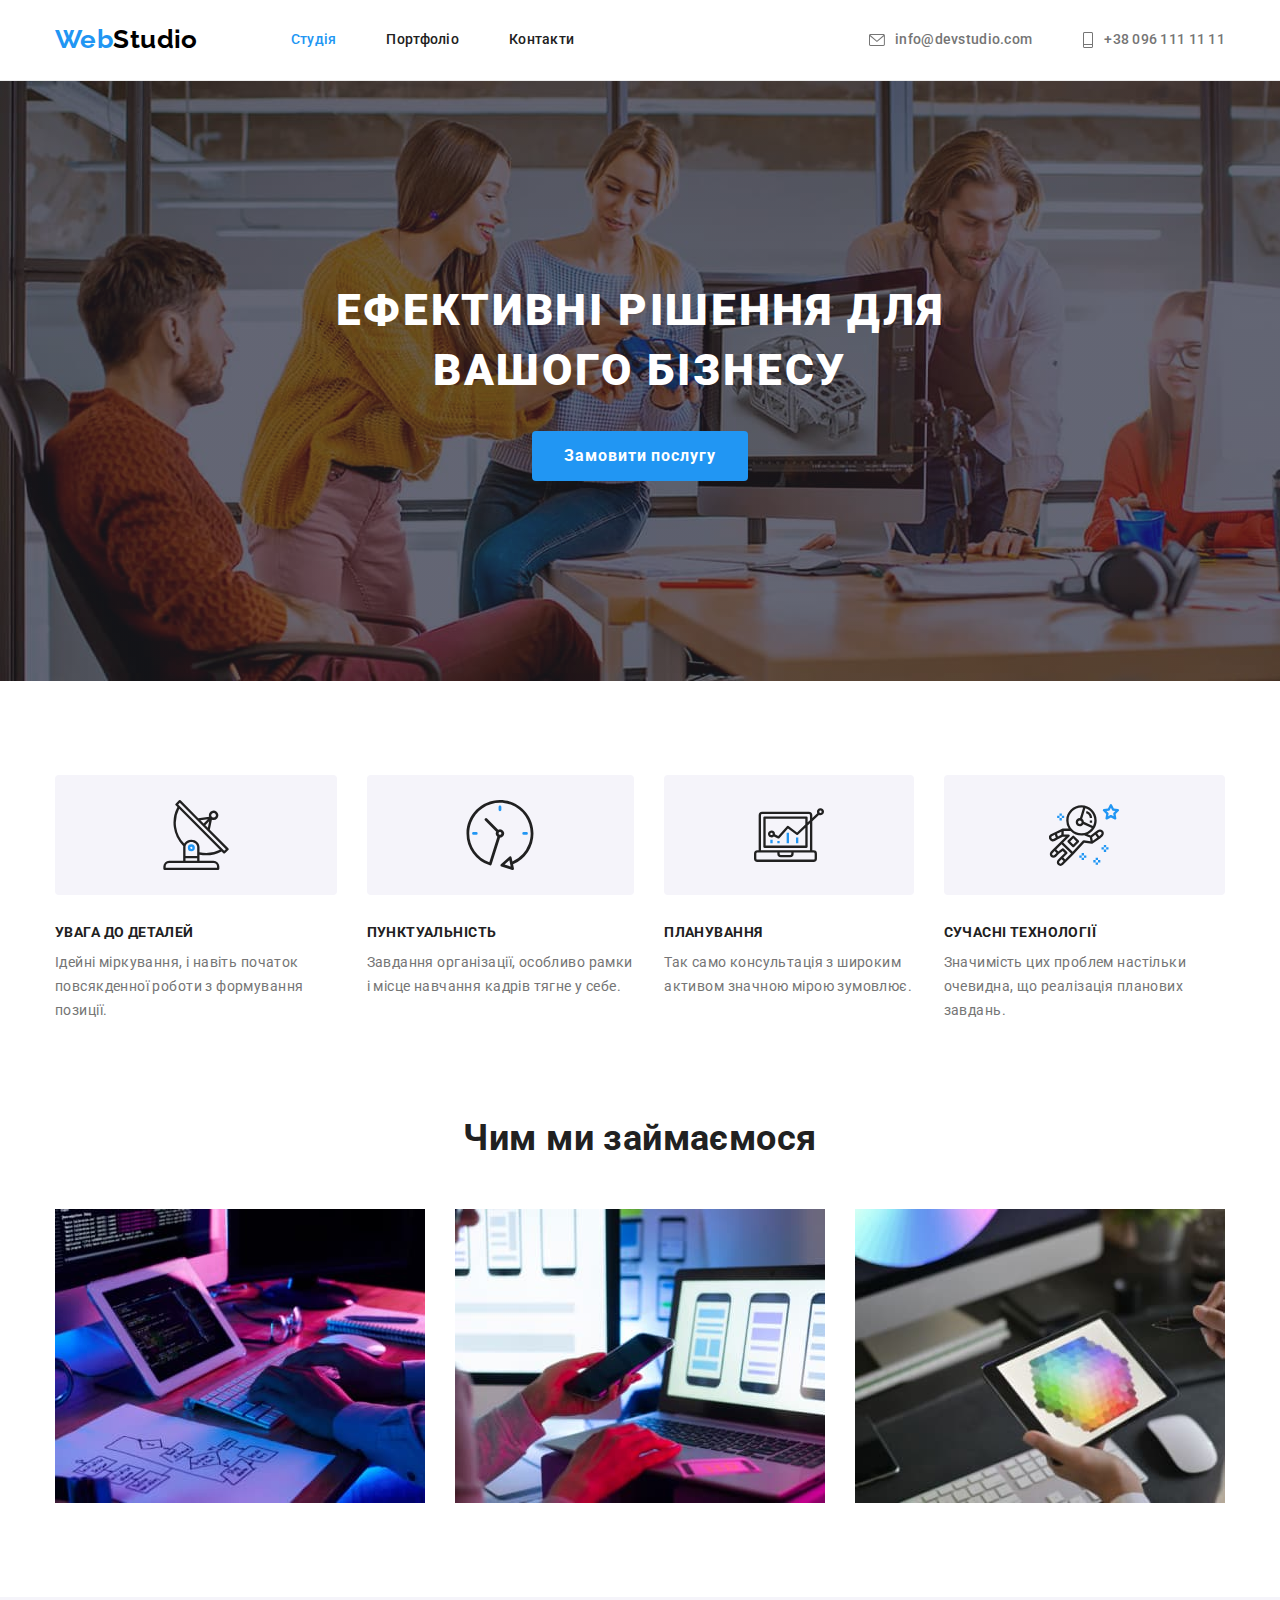
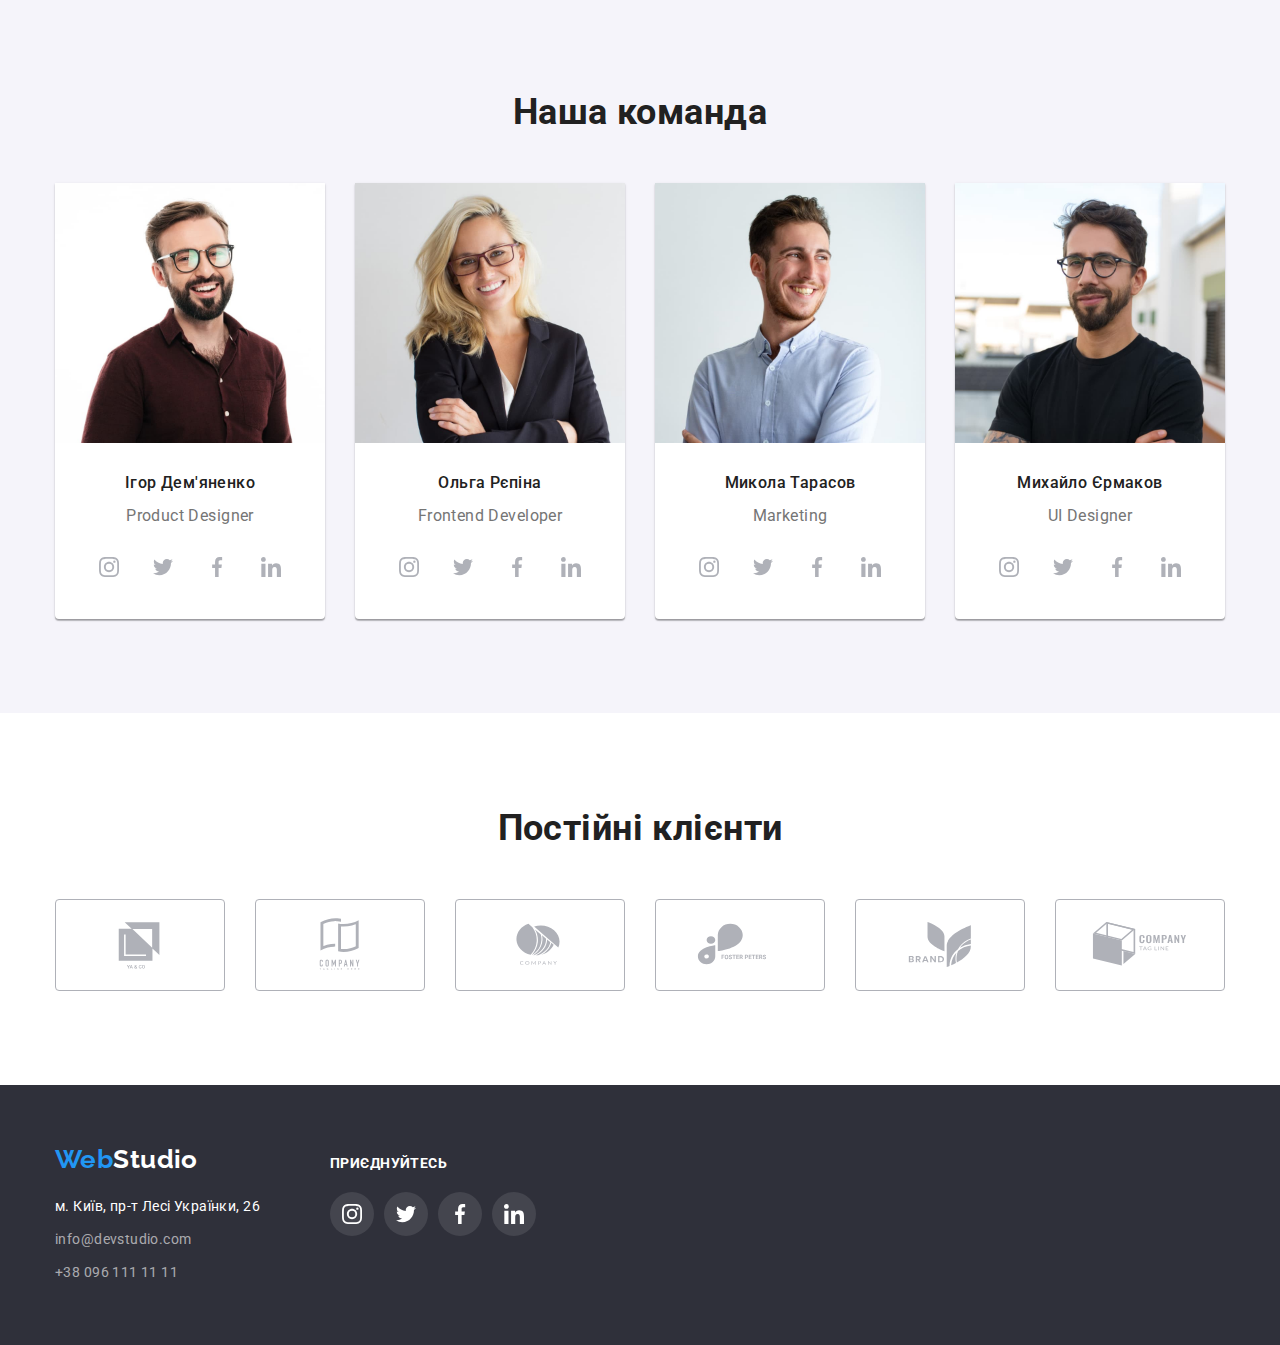
<file: index.html>
<!DOCTYPE html>
<html lang="uk">
<head>
    <meta charset="UTF-8">
    <meta http-equiv="X-UA-Compatible" content="IE=edge">
    <meta name="viewport" content="width=device-width, initial-scale=1.0">
    <title>WebStudio</title>
    <link rel="preconnect" href="https://fonts.googleapis.com">
    <link rel="preconnect" href="https://fonts.gstatic.com" crossorigin>
    <link href="https://fonts.googleapis.com/css2?family=Raleway:wght@700&family=Roboto:wght@400;500;700;900&display=swap" rel="stylesheet">
    <link rel="stylesheet" href="https://cdn.jsdelivr.net/npm/modern-normalize@1.1.0/modern-normalize.min.css">
    <link rel="stylesheet" href="./css/styles.css">
</head>
<body>
    <header class="page-header">
        <div class="container page-header-container">
            <a class="logo link" href="./index.html">Web<span class="accent">Studio</span></a>
            <nav class="menu">
                <ul class="list menu-container">
                    <li class="menu-list"><a class="menu-link link current" href="./index.html">Студія</a></li>
                    <li class="menu-list"><a class="menu-link link" href="./portfolio.html">Портфоліо</a></li>          
                    <li class="menu-list"><a class="menu-link link" href="">Контакти</a></li>
                </ul>
            </nav>
            <ul class="list contact link-container">
                <li class="header-contact-list"><a class="link header-contact" href="mailto:info@devstudio.com">
                    <svg class="header-svg" aria-label="конверт" width="16" height="12">
                        <use href="./images/symbol-defs.svg#icon-envelope" ></use>
                    </svg>
                    info@devstudio.com</a>
                </li>
                <li class="header-contact-list"><a class="link header-contact" href="tel:+380961111111">
                    <svg class="header-svg" aria-label="телефон" width="12" height="16">
                        <use href="./images/symbol-defs.svg#icon-Vector" ></use>
                    </svg>
                    +38 096 111 11 11</a>
                </li>
            </ul>
        </div>
    
    </header>

    <main>

        <section class="main-section">
            <div class="container hero">
                <h1 class="main-tittle">Ефективні рішення для вашого бізнесу</h1>
                <button class="modal-open-btn" type="button">Замовити послугу</button>
            </div>
        </section>
        <section class="section-features section">
            <div class="container">
                <h2 class="visually-hidden">Наші особливості</h2>
                <ul class="list main-section-container">
                    <li class="card-features">
                        <div class="feachers-icon-bg">
                        <svg aria-label="антена" class="feachers-icon" width="270" hight="120">
                            <use href="./images/symbol-defs.svg#icon-antenna"></use>
                        </svg>
                        </div>
                        <h3 class="section-tittle">Увага до деталей</h3>
                        <p class="description-tittle">Ідейні міркування, i навіть початок повсякденної роботи з формування позиції.</p>
                    </li>
                    <li class="card-features">
                        <div class="feachers-icon-bg">
                        <svg aria-label="годинник" class="feachers-icon" width="270" hight="120">
                            <use href="./images/symbol-defs.svg#icon-clock"></use>
                        </svg>
                        </div>
                        <h3 class="section-tittle">Пунктуальність</h3>
                        <p class="description-tittle">Завдання організації, особливо рамки i місце навчання кадрів тягне у себе.</p>
                    </li>
                    <li class="card-features">
                        <div class="feachers-icon-bg">
                            <svg aria-label="годинник" class="feachers-icon" width="270" hight="120">
                                <use href="./images/symbol-defs.svg#icon-diagram"></use>
                            </svg>
                            </div>
                        <h3 class="section-tittle">Планування</h3>
                        <p class="description-tittle">Так само консультація з широким активом значною мірою зумовлює.</p>
                    </li>
                    <li class="card-features">
                        <div class="feachers-icon-bg">
                            <svg aria-label="годинник" class="feachers-icon" width="270" hight="120">
                                <use href="./images/symbol-defs.svg#icon-astronaut"></use>
                            </svg>
                            </div>
                        <h3 class="section-tittle">Сучасні технології</h3>
                        <p class="description-tittle">Значимість цих проблем настільки очевидна, що реалізація планових завдань.</p>
                    </li>
            
                </ul>
             </div>
        </section>
        <section class="section-business section">
            <div class="container">
                <h2 class="main-subtittle">Чим ми займаємося</h2>
                <ul class="list section-business-container">
                    <li class="business-card"><img src="./images/img1.jpg" alt="write program" width="370" height="294"></li>
                    <li class="business-card"><img src="./images/img2.jpg" alt="write mobil program" width="370" height="294"> </li>
                    <li class="business-card"><img src="./images/img3.jpg" alt="tape pictures" width="370" height="294"></li>
                </ul>
             </div>
        </section>
        <section class="section-team section">
            <div class="container">
                <h2 class="main-subtittle">Наша команда</h2>
                <ul class="list section-team-container">
                    <li class="card">
                        <img src="./images/foto1.jpg" alt="Product Designer" width="270" height="260">
                        <div class="card-tittle">
                            <h3 class="name-tittle">Ігор Дем'яненко</h3>
                            <p class="description-tittle-team">Product Designer</p>
                            <ul class="social-list">
                                <li class="social-list-item list">
                                    <a href="" class="social-list-link">
                                        <svg aria-label="iконка інстаграм" class="social-list-icon" width="20" height="20">
                                            <use href="./images/symbol-defs.svg#icon-instagram"></use>
                                        </svg>
                                    </a>
                                </li>
                                <li class="social-list-item list">
                                    <a href="" class="social-list-link">
                                        <svg aria-label="iконка твіттер" class="social-list-icon" width="20" height="20">
                                            <use href="./images/symbol-defs.svg#icon-twitter"></use>
                                        </svg>
                                    </a>
                                </li>
                                <li class="social-list-item list">
                                    <a href="" class="social-list-link">
                                        <svg aria-label="iконка фейсбук" class="social-list-icon" width="20" height="20">
                                            <use href="./images/symbol-defs.svg#icon-facebook"></use>
                                        </svg>
                                    </a>
                                </li>
                                <li class="social-list-item list">
                                    <a href="" class="social-list-link">
                                        <svg aria-label="iконка лінкедін" class="social-list-icon" width="20" height="20">
                                            <use href="./images/symbol-defs.svg#icon-linkedin"></use>
                                        </svg>
                                    </a>
                                </li>
                            </ul>
                        </div>
                    </li>
                    <li class="card">
                        <img src="./images/foto2.jpg" alt="Frontend Developer" width="270" height="260">
                        <div class="card-tittle">
                            <h3 class="name-tittle">Ольга Рєпіна</h3>
                            <p class="description-tittle-team">Frontend Developer</p>
                            <ul class="social-list">
                                <li class="social-list-item list">
                                    <a href="" class="social-list-link">
                                        <svg aria-label="iконка інстаграм" class="social-list-icon" width="20" height="20">
                                            <use href="./images/symbol-defs.svg#icon-instagram"></use>
                                        </svg>
                                    </a>
                                </li>
                                <li class="social-list-item list">
                                    <a href="" class="social-list-link">
                                        <svg aria-label="iконка твіттер" class="social-list-icon" width="20" height="20">
                                            <use href="./images/symbol-defs.svg#icon-twitter"></use>
                                        </svg>
                                    </a>
                                </li>
                                <li class="social-list-item list">
                                    <a href="" class="social-list-link">
                                        <svg aria-label="iконка фейсбук" class="social-list-icon" width="20" height="20">
                                            <use href="./images/symbol-defs.svg#icon-facebook"></use>
                                        </svg>
                                    </a>
                                </li>
                                <li class="social-list-item list">
                                    <a href="" class="social-list-link">
                                        <svg aria-label="iконка лінкедін" class="social-list-icon" width="20" height="20">
                                            <use href="./images/symbol-defs.svg#icon-linkedin"></use>
                                        </svg>
                                    </a>
                                </li>
                            </ul>
                        </div>
                    </li>
                    <li class="card">
                        <img src="./images/foto3.jpg" alt="Marketing" width="270" height="260">
                        <div class="card-tittle">
                            <h3 class="name-tittle">Микола Тарасов</h3>
                            <p class="description-tittle-team">Marketing</p>
                            <ul class="social-list">
                                <li class="social-list-item list">
                                    <a href="" class="social-list-link">
                                        <svg aria-label="iконка інстаграм" class="social-list-icon" width="20" height="20">
                                            <use href="./images/symbol-defs.svg#icon-instagram"></use>
                                        </svg>
                                    </a>
                                </li>
                                <li class="social-list-item list">
                                    <a href="" class="social-list-link">
                                        <svg aria-label="iконка твіттер" class="social-list-icon" width="20" height="20">
                                            <use href="./images/symbol-defs.svg#icon-twitter"></use>
                                        </svg>
                                    </a>
                                </li>
                                <li class="social-list-item list">
                                    <a href="" class="social-list-link">
                                        <svg aria-label="iконка фейсбук" class="social-list-icon" width="20" height="20">
                                            <use href="./images/symbol-defs.svg#icon-facebook"></use>
                                        </svg>
                                    </a>
                                </li>
                                <li class="social-list-item list">
                                    <a href="" class="social-list-link">
                                        <svg aria-label="iконка лінкедін" class="social-list-icon" width="20" height="20">
                                            <use href="./images/symbol-defs.svg#icon-linkedin"></use>
                                        </svg>
                                    </a>
                                </li>
                            </ul>
                        </div>
                    </li>
                    <li class="card">
                        <img src="./images/foto4.jpg" alt="UI Designer" width="270" height="260">
                        <div class="card-tittle">
                            <h3 class="name-tittle">Михайло Єрмаков</h3>
                            <p class="description-tittle-team">UI Designer</p>
                            <ul class="social-list">
                                <li class="social-list-item list">
                                    <a href="" class="social-list-link">
                                        <svg aria-label="iконка інстаграм" class="social-list-icon" width="20" height="20">
                                            <use href="./images/symbol-defs.svg#icon-instagram"></use>
                                        </svg>
                                    </a>
                                </li>
                                <li class="social-list-item list">
                                    <a href="" class="social-list-link">
                                        <svg aria-label="iконка твіттер" class="social-list-icon" width="20" height="20">
                                            <use href="./images/symbol-defs.svg#icon-twitter"></use>
                                        </svg>
                                    </a>
                                </li>
                                <li class="social-list-item list">
                                    <a href="" class="social-list-link">
                                        <svg aria-label="iконка фейсбук" class="social-list-icon" width="20" height="20">
                                            <use href="./images/symbol-defs.svg#icon-facebook"></use>
                                        </svg>
                                    </a>
                                </li>
                                <li class="social-list-item list">
                                    <a href="" class="social-list-link">
                                        <svg aria-label="iконка лінкедін" class="social-list-icon" width="20" height="20">
                                            <use href="./images/symbol-defs.svg#icon-linkedin"></use>
                                        </svg>
                                    </a>
                                </li>
                            </ul>
                        </div>
                    </li>
                </ul>
            </div>

        </section>
        <section class="clients">
            <div class="container">
                <h2 class="main-subtittle">Постійні клієнти</h2>
                <ul class="clients-list">
                    <li class="clients-list-items list">
                        <a href="" class="clients-link">
                            <svg aria-label="iконка компанії" class="clients-icon" width="106" height="60">
                                <use href="./images/symbol-defs.svg#icon-Logo1"></use>
                            </svg>
                        </a>
                    </li>
                    <li class="clients-list-items list">
                        <a href="" class="clients-link">
                            <svg aria-label="iконка компанії" class="clients-icon" width="106" height="60">
                                <use href="./images/symbol-defs.svg#icon-Logo2"></use>
                            </svg>
                        </a>
                    </li>
                    <li class="clients-list-items list">
                        <a href="" class="clients-link">
                            <svg aria-label="iконка компанії" class="clients-icon" width="106" height="60">
                                <use href="./images/symbol-defs.svg#icon-Logo3"></use>
                            </svg>
                        </a>
                    </li>
                    <li class="clients-list-items list">
                        <a href="" class="clients-link">
                            <svg aria-label="iконка компанії" class="clients-icon" width="106" height="60">
                                <use href="./images/symbol-defs.svg#icon-Logo4"></use>
                            </svg>
                        </a>
                    </li>
                    <li class="clients-list-items list">
                        <a href="" class="clients-link">
                            <svg aria-label="iконка компанії" class="clients-icon" width="106" height="60">
                                <use href="./images/symbol-defs.svg#icon-Logo5"></use>
                            </svg>
                        </a>
                    </li>
                    <li class="clients-list-items list">
                        <a href="" class="clients-link">
                            <svg aria-label="iконка твіттер" class="clients-icon" width="106" height="60">
                                <use href="./images/symbol-defs.svg#icon-Logo6"></use>
                            </svg>
                        </a>
                    </li>
                </ul>
             </div>
        </section>

    </main>
    <footer class="footer">
        <div class="container container-footer">
            <div>
                <a class="logo-footer link" href="./index.html">Web<span class="accent-footer">Studio</span></a> 
                <address>
                    <ul class="list footer-info">
                        <li class="footer-list">
                            <a class="link footer-contact adress" href="https://goo.gl/maps/4YE3UZRUdWoqffig9" target="_blank" rel="noopener noreferrer nofollow">м. Київ, пр-т Лесі Українки, 26</a> 
                        </li>
                        <li class="footer-list">
                            <a class="link footer-contact" href="mailto:info@devstudio.com">info@devstudio.com</a>
                        </li>
                        <li class="footer-list">
                            <a class="link footer-contact" href="tel:+380961111111">+38 096 111 11 11</a>
                        </li>
            
                    </ul>    
                </address>
            </div>
            <div>
                <h2 class="name-tittle-footer">ПРИЄДНУЙТЕСЬ</h2>
                <ul class="social-list-footer">
                    <li class="social-list-item-footer list">
                        <a href="" class="social-list-link-footer">
                            <svg aria-label="iконка інстаграм" class="social-list-icon-footer" width="20" height="20">
                                <use href="./images/symbol-defs.svg#icon-instagram"></use>
                            </svg>
                        </a>
                    </li>
                    <li class="social-list-item-footer list">
                        <a href="" class="social-list-link-footer">
                            <svg aria-label="iконка твіттер" class="social-list-icon-footer" width="20" height="20">
                                <use href="./images/symbol-defs.svg#icon-twitter"></use>
                            </svg>
                        </a>
                    </li>
                    <li class="social-list-item-footer list">
                        <a href="" class="social-list-link-footer">
                            <svg aria-label="iконка фейсбук" class="social-list-icon-footer" width="20" height="20">
                                <use href="./images/symbol-defs.svg#icon-facebook"></use>
                            </svg>
                        </a>
                    </li>
                    <li class="social-list-item-footer list">
                        <a href="" class="social-list-link-footer">
                            <svg aria-label="iконка лінкедін" class="social-list-icon-footer" width="20" height="20">
                                <use href="./images/symbol-defs.svg#icon-linkedin"></use>
                            </svg>
                        </a>
                    </li>
                </ul>
            </div>

        </div>
        
    </footer>

</body>
</html>
</file>
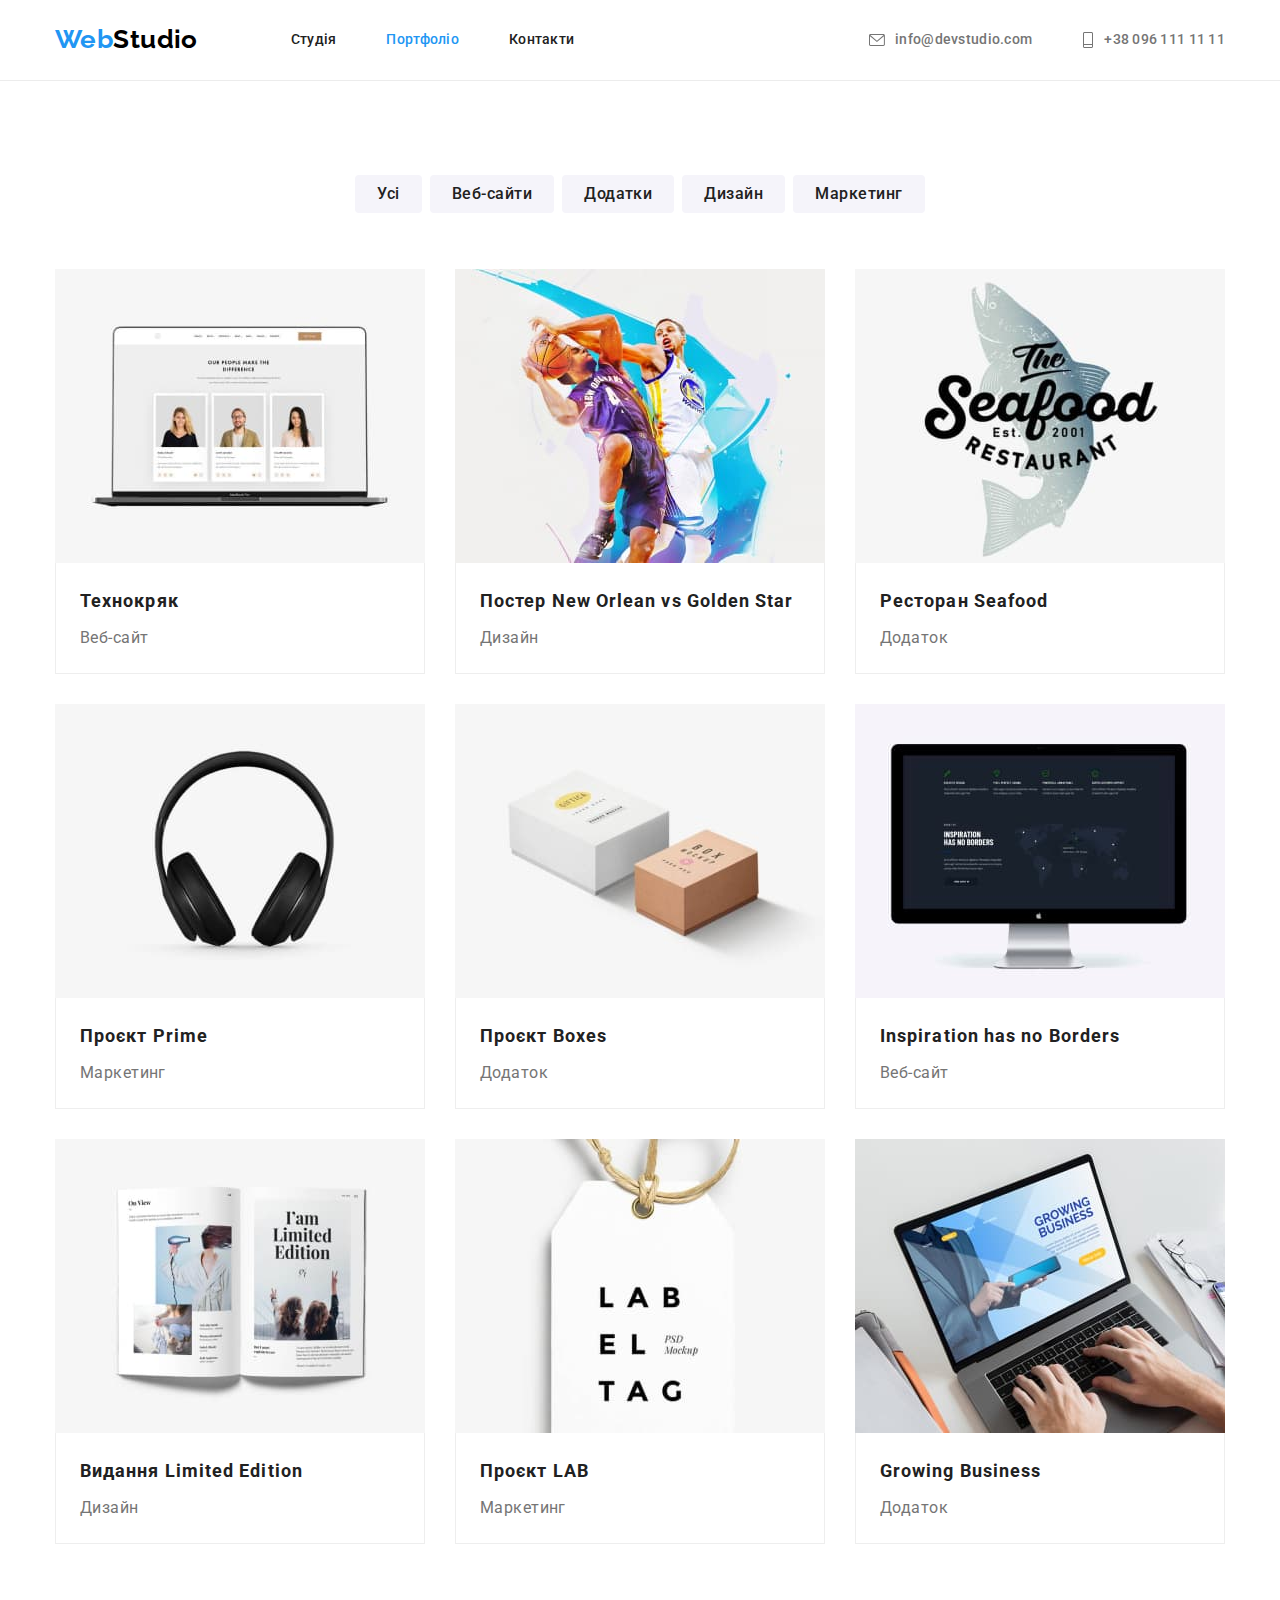
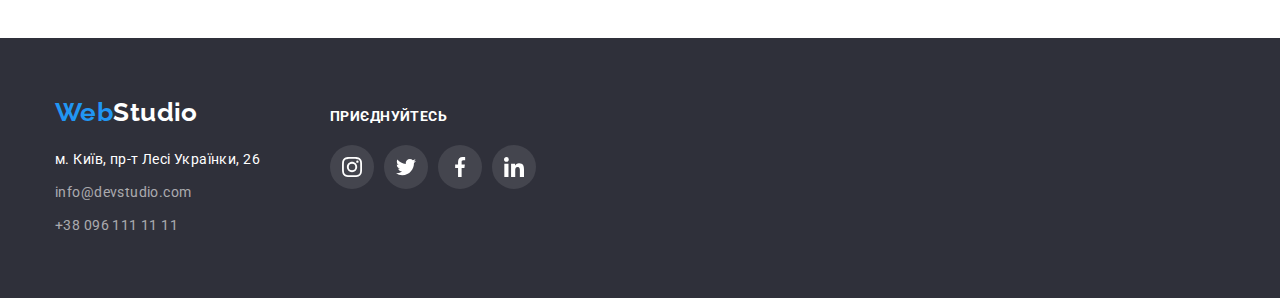
<file: portfolio.html>
<!DOCTYPE html>
<html lang="uk">
<head>
    <meta charset="UTF-8">
    <meta http-equiv="X-UA-Compatible" content="IE=edge">
    <meta name="viewport" content="width=device-width, initial-scale=1.0">
    <title>Portfolio</title>
    <link rel="preconnect" href="https://fonts.googleapis.com">
    <link rel="preconnect" href="https://fonts.gstatic.com" crossorigin>
    <link href="https://fonts.googleapis.com/css2?family=Raleway:wght@700&family=Roboto:wght@400;500;700;900&display=swap" rel="stylesheet">
    <link rel="stylesheet" href="https://cdn.jsdelivr.net/npm/modern-normalize@1.1.0/modern-normalize.min.css">
    <link rel="stylesheet" href="./css/styles.css">
</head>
<body>
    <header class="page-header">
        <div class="container page-header-container">
            <a class="logo link" href="./index.html">Web<span class="accent">Studio</span></a>
            <nav class="menu">
                <ul class="list menu-container">
                    <li class="menu-list"><a class="menu-link link" href="./index.html">Студія</a></li>
                    <li class="menu-list"><a class="menu-link link current" href="./portfolio.html">Портфоліо</a></li>          
                    <li class="menu-list"><a class="menu-link link" href="">Контакти</a></li>
                </ul>
            </nav>
            <ul class="list contact link-container">
                <li class="header-contact-list"><a class="link header-contact" href="mailto:info@devstudio.com">
                    <svg class="header-svg" aria-label="конверт" width="16" height="12">
                        <use href="./images/symbol-defs.svg#icon-envelope" ></use>
                    </svg>
                    info@devstudio.com</a>
                </li>
                <li class="header-contact-list"><a class="link header-contact" href="tel:+380961111111">
                    <svg class="header-svg" aria-label="телефон" width="12" height="16">
                        <use href="./images/symbol-defs.svg#icon-Vector" ></use>
                    </svg>
                    +38 096 111 11 11</a>
                </li>
            </ul>
        </div>
    
    </header>
    <main>
        <section class="section-project section">
            <div class="container">
                <h1 class="visually-hidden">Наші проєкти</h1>
                <ul class="list project-container">
                    <li>
                        <button class="change-btn" type="button">Усі</button>
                    </li>
                    <li>
                        <button class="change-btn" type="button">Веб-сайти</button>
                    </li>
                    <li>
                        <button class="change-btn" type="button">Додатки</button>
                    </li>
                    <li>
                        <button class="change-btn" type="button">Дизайн</button>
                    </li>
                    <li>
                        <button class="change-btn" type="button">Маркетинг</button>  
                    </li>
                </ul>

                <ul class="list project-container-work">
                    <li class="card-work">
                        <a class="link card-work-link" href="" target="_blank"> 
                            <img src="./images/imgp1.jpg" alt="Веб-сайт" width="370" height="294">
                            <div class="link-border">
                                <h2 class="name-project">Технокряк</h2>
                                <p class="description-subtittle">Веб-сайт</p>
                            </div>
                        </a>
                    </li>
                    <li class="card-work">
                        <a class="link card-work-link" href="" target="_blank"> 
                            <img src="./images/imgp2.jpg" alt="Дизайн" width="370" height="294" >
                            <div class="link-border">
                                <h2 class="name-project">Постер New Orlean vs Golden Star</h2>
                                <p class="description-subtittle">Дизайн</p>
                            </div>
                        </a>
                    </li>
                    <li class="card-work">  
                        <a class="link card-work-link" href="" target="_blank"> 
                            <img src="./images/imgp3.jpg" alt="Додаток" width="370" height="294" >
                            <div class="link-border">
                                <h2 class="name-project">Ресторан Seafood</h2>
                                <p class="description-subtittle">Додаток</p>
                            </div>
                        </a>
                    </li>
                    <li class="card-work">
                        <a class="link card-work-link" href="" target="_blank"> 
                            <img src="./images/imgp4.jpg" alt="Маркетинг" width="370" height="294">
                            <div class="link-border">
                                <h2 class="name-project">Проєкт Prime</h2>
                                <p class="description-subtittle">Маркетинг</p>
                            </div>
                        </a>
                    </li>
                    <li class="card-work">
                        <a class="link card-work-link" href="" target="_blank"> 
                            <img src="./images/imgp5.jpg" alt="Додаток" width="370" height="294">
                            <div class="link-border">
                                <h2 class="name-project">Проєкт Boxes</h2>
                                <p class="description-subtittle">Додаток</p>
                            </div>
                        </a>
                    </li>
                    <li class="card-work"> 
                        <a class="link card-work-link" href="" target="_blank"> 
                            <img src="./images/imgp6.jpg" alt="Веб-сайт" width="370" height="294">
                            <div class="link-border">
                                <h2 class="name-project">Inspiration has no Borders</h2>
                                <p class="description-subtittle">Веб-сайт</p>
                            </div>
                        </a>
                    </li>
                    <li class="card-work">
                        <a class="link card-work-link" href="" target="_blank"> 
                            <img src="./images/imgp7.jpg" alt="Дизайн" width="370" height="294">
                            <div class="link-border">
                                <h2 class="name-project">Видання Limited Edition</h2>
                                <p class="description-subtittle">Дизайн</p>
                            </div>
                        </a> 
                    </li>
                    <li class="card-work">
                        <a class="link card-work-link" href="" target="_blank"> 
                            <img src="./images/imgp8.jpg" alt="Маркетинг" width="370" height="294">
                            <div class="link-border">
                                <h2 class="name-project">Проєкт LAB</h2>
                                <p class="description-subtittle">Маркетинг</p>
                            </div>
                        </a>
                    </li>
                    <li class="card-work">
                        <a class="link card-work-link" href="" target="_blank"> 
                            <img src="./images/imgp9.jpg" alt="Додаток" width="370" height="294">
                            <div class="link-border">
                                <h2 class="name-project">Growing Business</h2>
                                <p class="description-subtittle">Додаток</p>
                            </div>
                        </a>
                    </li>
                </ul>
            </div>
        </section>
    </main>
    <footer class="footer">
        <div class="container container-footer">
            <div>
                <a class="logo-footer link" href="./index.html">Web<span class="accent-footer">Studio</span></a> 
                <address>
                    <ul class="list footer-info">
                        <li class="footer-list">
                            <a class="link footer-contact adress" href="https://goo.gl/maps/4YE3UZRUdWoqffig9" target="_blank" rel="noopener noreferrer nofollow">м. Київ, пр-т Лесі Українки, 26</a> 
                        </li>
                        <li class="footer-list">
                            <a class="link footer-contact" href="mailto:info@devstudio.com">info@devstudio.com</a>
                        </li>
                        <li class="footer-list">
                            <a class="link footer-contact" href="tel:+380961111111">+38 096 111 11 11</a>
                        </li>
            
                    </ul>    
                </address>
            </div>
            <div>
                <h2 class="name-tittle-footer">ПРИЄДНУЙТЕСЬ</h2>
                <ul class="social-list-footer">
                    <li class="social-list-item-footer list">
                        <a href="" class="social-list-link-footer">
                            <svg aria-label="iконка інстаграм" class="social-list-icon-footer" width="20" height="20">
                                <use href="./images/symbol-defs.svg#icon-instagram"></use>
                            </svg>
                        </a>
                    </li>
                    <li class="social-list-item-footer list">
                        <a href="" class="social-list-link-footer">
                            <svg aria-label="iконка твіттер" class="social-list-icon-footer" width="20" height="20">
                                <use href="./images/symbol-defs.svg#icon-twitter"></use>
                            </svg>
                        </a>
                    </li>
                    <li class="social-list-item-footer list">
                        <a href="" class="social-list-link-footer">
                            <svg aria-label="iконка фейсбук" class="social-list-icon-footer" width="20" height="20">
                                <use href="./images/symbol-defs.svg#icon-facebook"></use>
                            </svg>
                        </a>
                    </li>
                    <li class="social-list-item-footer list">
                        <a href="" class="social-list-link-footer">
                            <svg aria-label="iконка лінкедін" class="social-list-icon-footer" width="20" height="20">
                                <use href="./images/symbol-defs.svg#icon-linkedin"></use>
                            </svg>
                        </a>
                    </li>
                </ul>
            </div>

        </div>


    </footer>


    
</body>
</html>
</file>
<file: css/styles.css>
:root {
    --primery-text-color: #212121;
    --secondery-text-color: #757575;
    --accent-color: #2196F3;
    --background-footer-color: #2F303A;
    --background-team-color: #F5F4FA;
    --main-letter-color: #FFFFFF;
    --logo-color: #000000;
    --letter-color: rgba(255, 255, 255, 0.6);
    --background-btn-color: #188CE8;
    --primary-font: 'Roboto', sans-serif;
    --secondary-font:'Raleway', sans-serif;
    --icon-color: #AFB1B8;
}
/* Общие настройки */
body {
    color: var(--primery-text-color) ;
    background-color:var(--main-letter-color) ;
    font-family: var(--primary-font);
    font-size: 14px;
    letter-spacing: 0.03em;
}
h1, h2, h3, p {
    margin-top: 0;
    margin-bottom: 0;
}
ul, ol {
    margin-top: 0;
    margin-bottom: 0;
    padding-left: 0;
    padding-inline-start: 0;
}
.list {
    list-style: none;
}
.link {
    text-decoration: none;

}
.accent {
    color: var(--logo-color);
}
.accent-footer {
    color: var(--main-letter-color);
}
img {
    display: block;
    max-width: 100%;
    height: auto;
}
address {
    font-style: normal;
    margin-top: 20px;
}
button {
    cursor: pointer;
    display: block;
    margin: 0 auto;
    border: none;
    border-radius: 4px;
}

section {
    padding-top: 94px;
    padding-bottom: 94px;
}
.section-business {
    padding-top: 0;
}
.container {
   width: 1200px;
   margin-left: auto;
   margin-right: auto;
   padding-left: 15px;
   padding-right: 15px;
}

/*  header*/
.page-header-container {
    display: flex;
    align-items: center;
    height: 80px;
   
}
.page-header {
    border-bottom: 1px solid #ECECEC;
}
.menu-container {
    display: flex;
    gap: 50px;  
}
.link-container {
    display: flex;
    gap: 50px;
    margin-left: auto;

}
.logo {
    margin-right: 93px;
    color:var(--accent-color) ;
    font-family: var(--secondary-font); 
    font-weight: 700;
    font-size: 26px;
    line-height: 1.14;
}

.menu-link { 
    font-style: 500;
    font-weight: 500;
    line-height: 1.14;
    letter-spacing: 0.02em;
    color: var(--primery-text-color);
}
.menu .link {
    display: block;
    padding-top: 32px;
    padding-bottom: 32px;
}
.contact .link {
    font-weight: 500;
    line-height: 1.14;
    letter-spacing: 0.02em; 
    color: var(--secondery-text-color);
    padding: 32px 0;
}
.contact .link:hover,
.contact .link:focus {
    color:var(--accent-color);
}
.menu .link:hover,
.menu .link:focus {
    color:var(--accent-color); 
}
.current {
    color: var(--accent-color);
}
.header-contact {
    display: flex;
    justify-content: center;
    align-items: center;
    height: inherit;
    gap: 10px;
    fill: currentColor;
}
.header-contact-list {
    height: 80px;
}
.header-contact:hover .header-svg,
.header-contact:focus .header-svg {
    color: var(--accent-color);
}

/* main */
.main-section {
    background-color: var(--background-footer-color);
    text-align: center;
     height: 600px; 
     max-width: 1600px;
     margin: auto;
    padding:200px 0;
    background-image: linear-gradient(rgba(47, 48, 58, 0.4), rgba(47, 48, 58, 0.4)), url(../images/main.jpg);
    background-size: cover;
    background-repeat: no-repeat;
}
 
.main-tittle {
    width: 696px;
    margin: 0 auto;
    font-weight: 900; 
    font-size: 44px;
    line-height: 1.36;
    letter-spacing: 0.06em; 
    color:var(--main-letter-color);
    text-transform: uppercase;
}
.modal-open-btn{
    margin-top: 30px;
    padding: 10px 32px;
    border-radius: 4px;
    font-family: inherit;
    font-weight: 700;
    font-size: 16px;
    line-height: 1.9;
    letter-spacing: 0.06em;
    color: var(--main-letter-color);
    background-color: var(--accent-color);
}
.modal-open-btn:hover,
.modal-open-btn:focus {
    background-color: var(--background-btn-color);
}
.visually-hidden {
    position: absolute;
    white-space: nowrap;
    width: 1px;
    height: 1px;
    overflow: hidden;
    border: 0;
    padding: 0;
    clip: rect(0 0 0 0);
    clip-path: inset(50%);
    margin: -1px;
}
.card-features {
    flex-basis: calc((100%-90)/4);
}

.card {
    flex-basis: calc((100%-90)/4);
    background: #FFFFFF;
    box-shadow: 0px 1px 3px rgba(0, 0, 0, 0.12), 0px 1px 1px rgba(0, 0, 0, 0.14), 0px 2px 1px rgba(0, 0, 0, 0.2);
    border-radius: 0px 0px 4px 4px;
}
.feachers-icon {
    height: 70px;
    width: 70px;

}
.feachers-icon-bg {
    display: flex;
    justify-content: center;
    align-items: center;
    height: 120px;
    background-color: var(--background-team-color);
    border-radius: 4px;
    
}
.business-card {
    flex-basis: calc((100%-60)/3);
}
.main-section-container {
    display: flex;
    gap: 30px;
}
.section-business-container {
    display: flex;
    gap: 30px;   
}
.main-subtittle {
    text-align: center;
    margin-bottom: 50px;
    font-weight: 700;
    font-size: 36px;
    line-height: 1.17;
}
.section-team {
    background-color: var(--background-team-color);
}
.section-tittle {
    font-weight: 700;
    font-size: 14px;
    line-height: 1.14;
    text-transform: uppercase;
    margin-top: 30px;
}
.description-tittle {
    line-height: 1.71;
    color: var(--secondery-text-color);
    margin-top: 10px;
    text-align: left;
}
.description-tittle-team {
    line-height: 1.71;
    color: var(--secondery-text-color);
    font-size: 16px;
    margin-top: 10px;
    text-align: center;
}
.description-subtittle {
    line-height: 1.88;
    color: var(--secondery-text-color);
    font-size: 16px;
}
.card-tittle {
    padding: 30px 0;
    text-align: center;
}
.section-team-container {
    display: flex;
    gap: 30px;
}

.name-tittle {
    font-weight: 500;
    font-size: 16px;
    line-height: 1.19; 
    text-align: center;
}

.name-project {
    margin-bottom: 4px;
    font-weight: 700;
    font-size: 18px;
    line-height: 2;
    letter-spacing: 0.06em;
    color: var(--primery-text-color);
}

.social-list {
    display: flex;
    justify-content: center;
    gap: 10px;
    margin-top: 16px;
}
.social-list-item {
    width: 44px;
    height: 44px;
}
.social-list-link {
    display: flex;
    justify-content: center;
    align-items: center;
   height: inherit;
    border-radius: 50%;
    background-color: var(--main-letter-color);
    color: var(--icon-color);
}
.social-list-icon {
    fill: currentColor;
}
.social-list-link:hover,
.social-list-link:focus {
    background-color: var(--accent-color);
    color: var(--main-letter-color);
}

.clients-list {
    display: flex;
    justify-content: center;
    align-items: center;
    gap: 30px;
}

.clients-icon {
    fill: currentColor;
}
.clients-link {
    display: flex;
    justify-content: center;
    align-items: center;
    width: 170px;
    height: 92px;;
    color: var(--icon-color);
    border: 1px solid var(--icon-color);
    border-radius: 4px;
   ;
}

.clients-link:hover ,
.clients-link:focus {
    border:1px solid var(--accent-color);
    color: var(--accent-color);
}

/* footer */
.footer {
    background-color: var(--background-footer-color);
    padding-top: 60px;
    padding-bottom: 60px;
}
.logo-footer {
    color:var(--accent-color) ;
    font-family: var(--secondary-font); 
    font-weight: 700;
    font-size: 26px;
    line-height: 1.14;  
}
.footer-list {
    margin-top: 9px;
}
.footer-list:first-child {
    margin-top: 0px;
}
.footer-info {
    line-height: 1.71; 
    color: var(--letter-color); 
}
.footer-info .adress {
    color: var(--main-letter-color);
}
.footer-contact {
    color: var(--letter-color);
    line-height: 1.71;
}
.footer-contact:hover,
.footer-contact:focus {
    color: var(--accent-color);
}.name-tittle-footer {
    font-weight: 700;
    font-size: 14px;
    line-height: 1.14; 
    text-align: left;
    color: var(--main-letter-color);
}
.social-list-footer {
    display: flex;
    justify-content: center;
    gap: 10px;
}
.social-list-item-footer {
    width: 44px;
    height: 44px;
}
.social-list-link-footer {
    display: flex;
    justify-content: center;
    align-items: center;
   height: inherit;
    border-radius: 50%;
    background-color: rgba(255, 255, 255, 0.1);
    color: var(--main-letter-color);
}
.social-list-icon-footer {
    fill: currentColor;
}
.social-list-footer {
    margin-top: 20px;
}
.social-list-link-footer:hover,
.social-list-link-footer:focus {
    background-color: var(--accent-color);
}
.container-footer {
    display: flex;
    align-items: baseline;
    gap: 70px;
}
/* портфолио */
.change-btn {
    padding: 6px 22px;
    font-family: inherit;
    font-weight: 500;
    font-size: 16px;
    line-height: 1.63;
    letter-spacing: 0.03em;
    background-color: var(--background-team-color);
    color: var(--primery-text-color);
}
.change-btn:hover,
.change-btn:focus {
    background-color: var(--accent-color);
    color: var(--main-letter-color);
    box-shadow: 0px 3px 1px rgba(0, 0, 0, 0.1), 0px 1px 2px rgba(0, 0, 0, 0.8), 0px 2px 2px rgba(0, 0, 0, 0.12);
}

.project-container {
    display: flex;
    gap: 8px;
    justify-content: center;
    margin-bottom: 56px;
}
.project-container-work {
    display: flex;
    gap: 30px;
    flex-wrap: wrap;
}
.link-border {
    border: 1px solid #EEE; 
    border-top: none;
    padding: 20px 24px;
} 
.card-work {
    flex-basis: calc((100% - 60)/3)   
}
.card-work-link {
    display: block;
}
.card-work-link:hover,
.card-work-link:focus {
    box-shadow: 0px 1px 1px rgba(0, 0, 0, 0.12), 0px 4px 4px rgba(0, 0, 0, 0.6), 1px 4px 6px rgba(0, 0, 0, 0.16);
}
</file>
